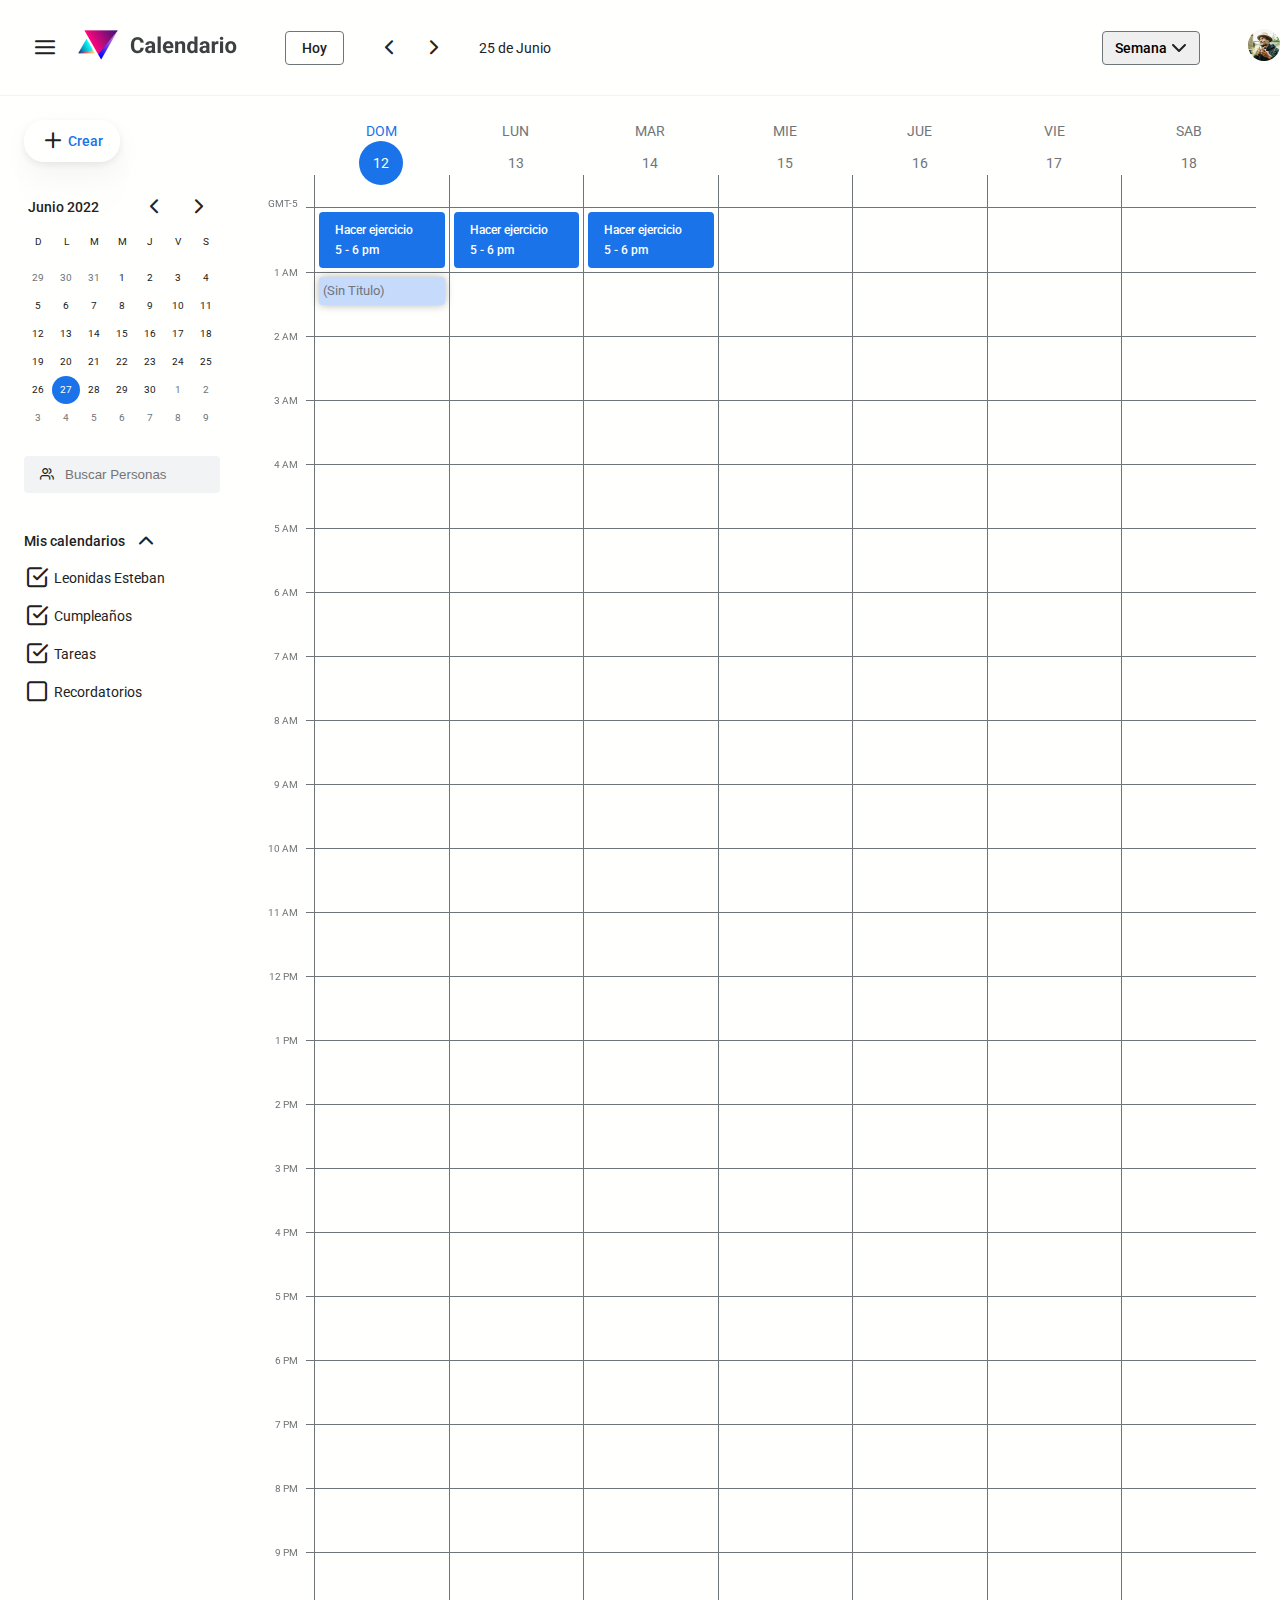
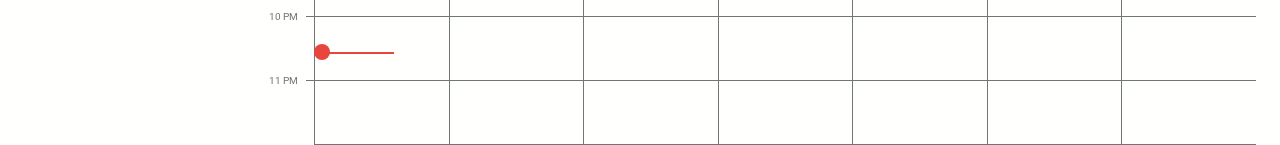
<file: index.html>
<!DOCTYPE html>
<html lang="es">
<head>
  <meta charset="UTF-8">
  <meta http-equiv="X-UA-Compatible" content="IE=edge">
  <meta name="viewport" content="width=device-width, initial-scale=1.0">
  <link rel="preconnect" href="https://fonts.googleapis.com">
  <link rel="preconnect" href="https://fonts.gstatic.com" crossorigin>
  <link href="https://fonts.googleapis.com/css2?family=Roboto:wght@400;500&display=swap" rel="stylesheet">
  <link rel="stylesheet" href="./css/index.css">
  <link rel="icon" href="./images/favicon-32x32.png">
  <title>Google Calendar</title>
</head>
<body>
  <div class="page">
    <header class="header">
      <div class="header-primary">
        <div class="header-logo">
          <button class="button is-compact" aria-label="Menu">
            <i class="icon-Iconhamburguer-button" aria-hidden="true"></i>
          </button>
          <a href="#" aria-current="page" aria-label="Calendar" tabindex="-1">
            <img src="./images/logo.png" alt="Logo de la app">
          </a>
        </div>
        <div class="calendarStatus">
          <button class="button is-secondary">Hoy</button>
          <span class="calendarStatus-navigation">
            <a href="#" class="button is-compact" aria-label="Semana anterior">
              <i class="icon-Iconchevron-left" aria-hidden="true"></i>
            </a>
            <a href="#" class="button is-compact" aria-label="Semana siguiente">
              <i class="icon-Iconchevron-right" aria-hidden="true"></i>
            </a>
          </span>
          <time class="calendarStatus-date" datetime="2022-06-25">25 de Junio</time>
        </div>
      </div>

      <div class="header-secondary">
        <select class="select" name="" id="">
          <option value="" selected>Semana</option>
          <option value="">Dia</option>
        </select>
        <a href="#user">
          <img src="./images/avatar.png" alt="Imagen de usuario">
        </a>
      </div>

    </header>
    <div class="sidebar">
      <button class="button is-rounded is-shadowed" aria-label="Crear evento o tarea">
        <i class="icon-Iconplus" aria-hidden="true"></i>
        <span>Crear</span>
      </button>

      <div class="miniCalendar" aria-label="Calendario de navegacion">
        <div class="miniCalendar-status">
          <time class="miniCalendar-date" datetime="2022-06">Junio 2022</time>
          <div class="miniCalendar-navigation">
            <a class="button is-compact" href="#prevMonth" aria-label="Mes anterior">
              <i class="icon-Iconchevron-left" aria-hidden="true"></i>
            </a>
            <a class="button is-compact" href="#nextMonth" aria-label="Siguiente mes">
              <i class="icon-Iconchevron-right" aria-hidden="true"></i>
            </a>
          </div>
        </div>
        <div class="miniCalendar-header">
          <span class="miniCalendar-weekday">D</span>
          <span class="miniCalendar-weekday">L</span>
          <span class="miniCalendar-weekday">M</span>
          <span class="miniCalendar-weekday">M</span>
          <span class="miniCalendar-weekday">J</span>
          <span class="miniCalendar-weekday">V</span>
          <span class="miniCalendar-weekday">S</span>
        </div>
        <div class="miniCalendar-month">
          <div class="miniCalendar-monthDay is-inactive">29</div>
          <div class="miniCalendar-monthDay is-inactive">30</div>
          <div class="miniCalendar-monthDay is-inactive">31</div>
          <div class="miniCalendar-monthDay">1</div>
          <div class="miniCalendar-monthDay">2</div>
          <div class="miniCalendar-monthDay">3</div>
          <div class="miniCalendar-monthDay">4</div>
          <div class="miniCalendar-monthDay">5</div>
          <div class="miniCalendar-monthDay">6</div>
          <div class="miniCalendar-monthDay">7</div>
          <div class="miniCalendar-monthDay">8</div>
          <div class="miniCalendar-monthDay">9</div>
          <div class="miniCalendar-monthDay">10</div>
          <div class="miniCalendar-monthDay">11</div>
          <div class="miniCalendar-monthDay">12</div>
          <div class="miniCalendar-monthDay">13</div>
          <div class="miniCalendar-monthDay">14</div>
          <div class="miniCalendar-monthDay">15</div>
          <div class="miniCalendar-monthDay">16</div>
          <div class="miniCalendar-monthDay">17</div>
          <div class="miniCalendar-monthDay">18</div>
          <div class="miniCalendar-monthDay">19</div>
          <div class="miniCalendar-monthDay">20</div>
          <div class="miniCalendar-monthDay">21</div>
          <div class="miniCalendar-monthDay">22</div>
          <div class="miniCalendar-monthDay">23</div>
          <div class="miniCalendar-monthDay">24</div>
          <div class="miniCalendar-monthDay">25</div>
          <div class="miniCalendar-monthDay">26</div>
          <div class="miniCalendar-monthDay is-selected">27</div>
          <div class="miniCalendar-monthDay">28</div>
          <div class="miniCalendar-monthDay">29</div>
          <div class="miniCalendar-monthDay">30</div>
          <div class="miniCalendar-monthDay is-inactive">1</div>
          <div class="miniCalendar-monthDay is-inactive">2</div>
          <div class="miniCalendar-monthDay is-inactive">3</div>
          <div class="miniCalendar-monthDay is-inactive">4</div>
          <div class="miniCalendar-monthDay is-inactive">5</div>
          <div class="miniCalendar-monthDay is-inactive">6</div>
          <div class="miniCalendar-monthDay is-inactive">7</div>
          <div class="miniCalendar-monthDay is-inactive">8</div>
          <div class="miniCalendar-monthDay is-inactive">9</div>
        </div>
      </div>

      <div class="findPeople">
        <i class="icon-Iconusers"></i>
        <input type="search" placeholder="Buscar Personas" aria-label="Buscar Personas">
      </div>

      <div class="myCalendarList">
        <div class="myCalendarList-primary">
          <h3>Mis calendarios</h3>
          <button class="button is-compact" aria-label="Cerrar lista de calendarios">
            <i class="icon-Iconchevron-up" aria-hidden="true"></i>
          </button>
        </div>

        <div class="myCalendarList-secondary">
          <div class="calendarItem">
            <button class="button is-compact" aria-label="Deseleccionar opcion">
              <i class="icon-Iconcheck-square" aria-hidden="true"></i>
            </button>
            <p>Leonidas Esteban</p>
          </div>

          <div class="calendarItem">
            <button class="button is-compact" aria-label="Deseleccionar opcion">
              <i class="icon-Iconcheck-square" aria-hidden="true"></i>
            </button>
            <p>Cumpleaños</p>
          </div>

          <div class="calendarItem">
            <button class="button is-compact" aria-label="Deseleccionar opcion">
              <i class="icon-Iconcheck-square" aria-hidden="true"></i>
            </button>
            <p>Tareas</p>
          </div>

          <div class="calendarItem">
            <button class="button is-compact" aria-label="Deseleccionar opcion">
              <i class="icon-Iconcheck" aria-hidden="true"></i>
            </button>
            <p>Recordatorios</p>
          </div>
        </div>
      </div>

    </div>

   
    <main class="calendar">
      <div class="currentTime"></div>
      <div class="calendar-week">
        <div class="timezoneCell">GMT-5</div>
        <h2 class="calendarDay is-selected">
          <a href="./calendar-secondary.html" aria-label="Domingo 6 de Junio">
            <time datetime="2022-06-06">
              <span>DOM</span> <br>
              <span>12</span>
            </time>
          </a>
        </h2>
        <h2 class="calendarDay">
          <a href="#" aria-label="Lunes 7 de Junio">
            <time datetime="2022-06-07">
              <span>LUN</span> <br>
              <span>13</span>
            </time>
          </a>
        </h2>
        <h2 class="calendarDay">
          <a href="#" aria-label="Martes 8 de Junio">
            <time datetime="2022-06-08">
              <span>MAR</span> <br>
              <span>14</span>
            </time>
          </a>
        </h2>
        <h2 class="calendarDay">
          <a href="#" aria-label="Miercoles 9 de Junio">
            <time datetime="2022-06-09">
              <span>MIE</span> <br>
              <span>15</span>
            </time>
          </a>
        </h2>
        <h2 class="calendarDay">
          <a href="#" aria-label="Jueves 10 de Junio">
            <time datetime="2022-06-10">
              <span>JUE</span> <br>
              <span>16</span>
            </time>
          </a>
        </h2>
        <h2 class="calendarDay">
          <a href="#" aria-label="Viernes 11 de Junio">
            <time datetime="2022-06-11">
              <span>VIE</span> <br>
              <span>17</span>
            </time>
          </a>
        </h2>
        <h2 class="calendarDay">
          <a href="#" aria-label="Sabado 12 de Junio">
            <time datetime="2022-06-12">
              <span>SAB</span> <br>
              <span>18</span>
            </time>
          </a>
        </h2>
        <span class="hourCell"></span>
        <div class="taskCell">
          <div tabindex="0" class="task" aria-label="de 17:00 a 18:00, hacer ejercicio">
            <p>Hacer ejercicio</p>
            <p>
              <time datetime="17:00">5</time> - <time datetime="18:00">6 pm</time>
            </p>
          </div>
        </div>

        <div class="taskCell">
          <div tabindex="0" class="task" aria-label="de 17:00 a 18:00, hacer ejercicio">
            <p>Hacer ejercicio</p>
            <p>
              <time datetime="17:00">5</time> - <time datetime="18:00">6 pm</time>
            </p>
          </div>
        </div>
        <div class="taskCell">
          <div tabindex="0" class="task" aria-label="de 17:00 a 18:00, hacer ejercicio">
            <p>Hacer ejercicio</p>
            <p>
              <time datetime="17:00">5</time> - <time datetime="18:00">6 pm</time>
            </p>
          </div>
        </div>
        <div class="taskCell"></div>
        <div class="taskCell"></div>
        <div class="taskCell"></div>
        <div class="taskCell"></div>

        <span class="hourCell">1 AM</span>
        <div class="taskCell is-active"></div>
        <div class="taskCell"></div>
        <div class="taskCell"></div>
        <div class="taskCell"></div>
        <div class="taskCell"></div>
        <div class="taskCell"></div>
        <div class="taskCell"></div>

        <span class="hourCell">2 AM</span>
        <div class="taskCell"></div>
        <div class="taskCell"></div>
        <div class="taskCell"></div>
        <div class="taskCell"></div>
        <div class="taskCell"></div>
        <div class="taskCell"></div>
        <div class="taskCell"></div>

        <span class="hourCell">3 AM</span>
        <div class="taskCell"></div>
        <div class="taskCell"></div>
        <div class="taskCell"></div>
        <div class="taskCell"></div>
        <div class="taskCell"></div>
        <div class="taskCell"></div>
        <div class="taskCell"></div>

        <span class="hourCell">4 AM</span>
        <div class="taskCell"></div>
        <div class="taskCell"></div>
        <div class="taskCell"></div>
        <div class="taskCell"></div>
        <div class="taskCell"></div>
        <div class="taskCell"></div>
        <div class="taskCell"></div>

        <span class="hourCell">5 AM</span>
        <div class="taskCell"></div>
        <div class="taskCell"></div>
        <div class="taskCell"></div>
        <div class="taskCell"></div>
        <div class="taskCell"></div>
        <div class="taskCell"></div>
        <div class="taskCell"></div>

        <span class="hourCell">6 AM</span>
        <div class="taskCell"></div>
        <div class="taskCell"></div>
        <div class="taskCell"></div>
        <div class="taskCell"></div>
        <div class="taskCell"></div>
        <div class="taskCell"></div>
        <div class="taskCell"></div>

        <span class="hourCell">7 AM</span>
        <div class="taskCell"></div>
        <div class="taskCell"></div>
        <div class="taskCell"></div>
        <div class="taskCell"></div>
        <div class="taskCell"></div>
        <div class="taskCell"></div>
        <div class="taskCell"></div>

        <span class="hourCell">8 AM</span>
        <div class="taskCell"></div>
        <div class="taskCell"></div>
        <div class="taskCell"></div>
        <div class="taskCell"></div>
        <div class="taskCell"></div>
        <div class="taskCell"></div>
        <div class="taskCell"></div>

        <span class="hourCell">9 AM</span>
        <div class="taskCell"></div>
        <div class="taskCell"></div>
        <div class="taskCell"></div>
        <div class="taskCell"></div>
        <div class="taskCell"></div>
        <div class="taskCell"></div>
        <div class="taskCell"></div>

        <span class="hourCell">10 AM</span>
        <div class="taskCell"></div>
        <div class="taskCell"></div>
        <div class="taskCell"></div>
        <div class="taskCell"></div>
        <div class="taskCell"></div>
        <div class="taskCell"></div>
        <div class="taskCell"></div>

        <span class="hourCell">11 AM</span>
        <div class="taskCell"></div>
        <div class="taskCell"></div>
        <div class="taskCell"></div>
        <div class="taskCell"></div>
        <div class="taskCell"></div>
        <div class="taskCell"></div>
        <div class="taskCell"></div>

        <span class="hourCell">12 PM</span>
        <div class="taskCell"></div>
        <div class="taskCell"></div>
        <div class="taskCell"></div>
        <div class="taskCell"></div>
        <div class="taskCell"></div>
        <div class="taskCell"></div>
        <div class="taskCell"></div>

        <span class="hourCell">1  PM</span>
        <div class="taskCell"></div>
        <div class="taskCell"></div>
        <div class="taskCell"></div>
        <div class="taskCell"></div>
        <div class="taskCell"></div>
        <div class="taskCell"></div>
        <div class="taskCell"></div>

        <span class="hourCell">2  PM</span>
        <div class="taskCell"></div>
        <div class="taskCell"></div>
        <div class="taskCell"></div>
        <div class="taskCell"></div>
        <div class="taskCell"></div>
        <div class="taskCell"></div>
        <div class="taskCell"></div>

        <span class="hourCell">3 PM</span>
        <div class="taskCell"></div>
        <div class="taskCell"></div>
        <div class="taskCell"></div>
        <div class="taskCell"></div>
        <div class="taskCell"></div>
        <div class="taskCell"></div>
        <div class="taskCell"></div>

        <span class="hourCell">4 PM</span>
        <div class="taskCell"></div>
        <div class="taskCell"></div>
        <div class="taskCell"></div>
        <div class="taskCell"></div>
        <div class="taskCell"></div>
        <div class="taskCell"></div>
        <div class="taskCell"></div>

        <span class="hourCell">5 PM</span>
        <div class="taskCell"></div>
        <div class="taskCell"></div>
        <div class="taskCell"></div>
        <div class="taskCell"></div>
        <div class="taskCell"></div>
        <div class="taskCell"></div>
        <div class="taskCell"></div>

        <span class="hourCell">6 PM</span>
        <div class="taskCell"></div>
        <div class="taskCell"></div>
        <div class="taskCell"></div>
        <div class="taskCell"></div>
        <div class="taskCell"></div>
        <div class="taskCell"></div>
        <div class="taskCell"></div>

        <span class="hourCell">7 PM</span>
        <div class="taskCell"></div>
        <div class="taskCell"></div>
        <div class="taskCell"></div>
        <div class="taskCell"></div>
        <div class="taskCell"></div>
        <div class="taskCell"></div>
        <div class="taskCell"></div>

        <span class="hourCell">8 PM</span>
        <div class="taskCell"></div>
        <div class="taskCell"></div>
        <div class="taskCell"></div>
        <div class="taskCell"></div>
        <div class="taskCell"></div>
        <div class="taskCell"></div>
        <div class="taskCell"></div>

        <span class="hourCell">9 PM</span>
        <div class="taskCell"></div>
        <div class="taskCell"></div>
        <div class="taskCell"></div>
        <div class="taskCell"></div>
        <div class="taskCell"></div>
        <div class="taskCell"></div>
        <div class="taskCell"></div>

        <span class="hourCell">10 PM</span>
        <div class="taskCell"></div>
        <div class="taskCell"></div>
        <div class="taskCell"></div>
        <div class="taskCell"></div>
        <div class="taskCell"></div>
        <div class="taskCell"></div>
        <div class="taskCell"></div>

        <span class="hourCell">11 PM</span>
        <div class="taskCell"></div>
        <div class="taskCell"></div>
        <div class="taskCell"></div>
        <div class="taskCell"></div>
        <div class="taskCell"></div>
        <div class="taskCell"></div>
        <div class="taskCell"></div>
        
      </div>
    </main>

    <dialog class="modal">
      <form class="createTask">
        <div class="input is-outstanding">
          <div class="input-body">
            <input required name="title" type="text" placeholder="Agregar un titulo">
          </div>
        </div>
        <div class="input">
          <i class="icon-Iconclock"></i>
          <div class="input-body">
            <input type="date" name="date" required>
            <input type="time" name="time-start" required>
            <input type="time" name="time-end" required>
          </div>
        </div>

   
        <div class="input">
          <i class="icon-Iconusers"></i>
          <div class="input-body">
            <input required list="guests" name="guests" type="text" placeholder="Agregar invitados">
            <datalist id="guests">
              <option value="Leonidas"></option>
              <option value="Carlos"></option>
              <option value="Miguel"></option>
              <option value="Sandra"></option>
              <option value="Cristopher"></option>
            </datalist>
          </div>
        </div> 
        <div class="input">
          <i class="icon-Icongps"></i>
          <div class="input-body">
            <input name="location" type="text" placeholder="Agregar ubicacion">
          </div>
        </div>

        <div class="input">
          <i class="icon-Icontext"></i>
          <div class="input-body">
            <input type="file" multiple>
          </div> 
        </div>
        <div class="input">
          <i class="icon-Icontext"></i>
          <div class="input-body">
            <textarea name="description" placeholder="Agregar descripcion" id="" cols="30" rows="5"></textarea>
          </div>
        </div>
      </form>

      <div class="modal-actions">
        <button class="button" id="close-modal">Cancelar</button>
        <button class="button is-primary">Guardar</button>
      </div>
    </dialog>
  </div>

  <script src="./js/app.js" type="module"></script>
</body>
</html>
</file>
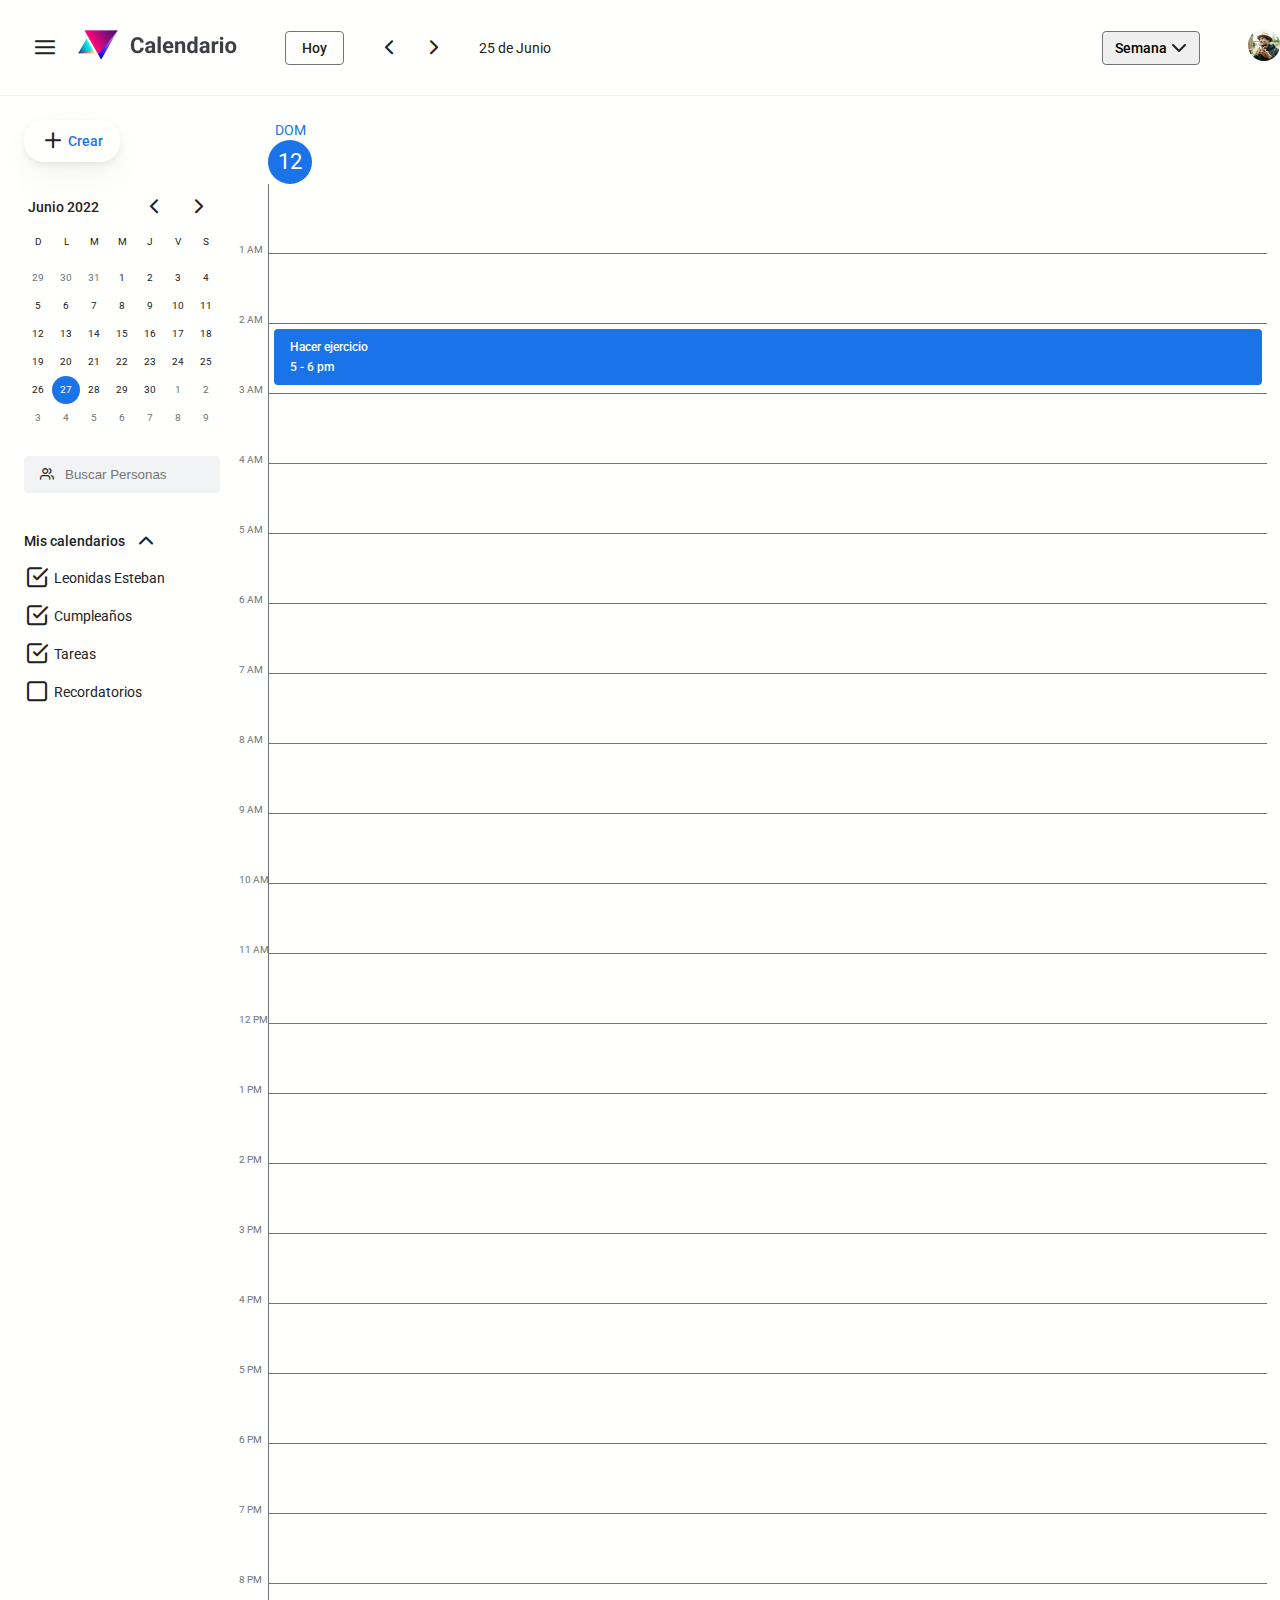
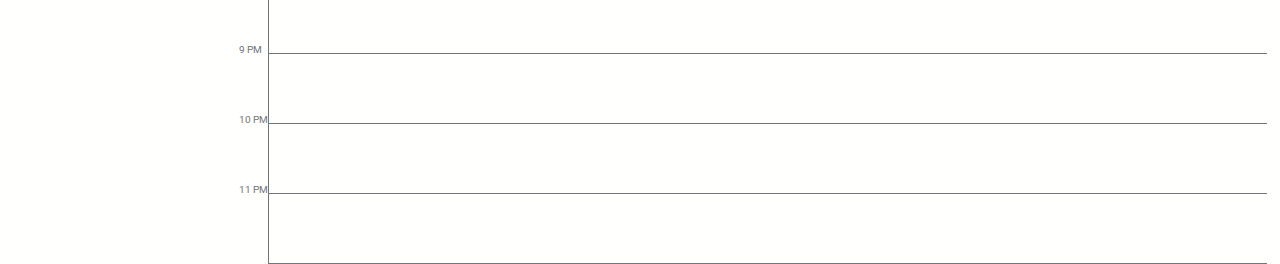
<file: calendar-secondary.html>
<!DOCTYPE html>
<html lang="es">
<head>
  <meta charset="UTF-8">
  <meta http-equiv="X-UA-Compatible" content="IE=edge">
  <meta name="viewport" content="width=device-width, initial-scale=1.0">
  <link rel="preconnect" href="https://fonts.googleapis.com">
  <link rel="preconnect" href="https://fonts.gstatic.com" crossorigin>
  <link href="https://fonts.googleapis.com/css2?family=Roboto:wght@400;500&display=swap" rel="stylesheet">
  <link rel="stylesheet" href="./css/index.css">
  <link rel="icon" href="./images/favicon-32x32.png">
  <title>Google Calendar</title>
</head>
<body>
  <div class="page">
    <header class="header">
      <div class="header-primary">
        <div class="header-logo">
          <button class="button is-compact" aria-label="Menu">
            <i class="icon-Iconhamburguer-button" aria-hidden="true"></i>
          </button>
          <a href="./index.html" aria-current="page" aria-label="Calendar" tabindex="-1">
            <img src="./images/logo.png" alt="Logo de la app">
          </a>
        </div>
        <div class="calendarStatus">
          <button class="button is-secondary">Hoy</button>
          <span class="calendarStatus-navigation">
            <a href="#" class="button is-compact" aria-label="Semana anterior">
              <i class="icon-Iconchevron-left" aria-hidden="true"></i>
            </a>
            <a href="#" class="button is-compact" aria-label="Semana siguiente">
              <i class="icon-Iconchevron-right" aria-hidden="true"></i>
            </a>
          </span>
          <time class="calendarStatus-date" datetime="2022-06-25">25 de Junio</time>
        </div>
      </div>

      <div class="header-secondary">
        <select class="select" name="" id="">
          <option value="" selected>Semana</option>
          <option value="">Dia</option>
        </select>
        <a href="#user">
          <img src="./images/avatar.png" alt="Imagen de usuario">
        </a>
      </div>

    </header>
    
    <div class="sidebar">
      <button class="button is-rounded is-shadowed" aria-label="Crear evento o tarea">
        <i class="icon-Iconplus" aria-hidden="true"></i>
        <span>Crear</span>
      </button>

      <div class="miniCalendar" aria-label="Calendario de navegacion">
        <div class="miniCalendar-status">
          <time class="miniCalendar-date" datetime="2022-06">Junio 2022</time>
          <div class="miniCalendar-navigation">
            <a class="button is-compact" href="#prevMonth" aria-label="Mes anterior">
              <i class="icon-Iconchevron-left" aria-hidden="true"></i>
            </a>
            <a class="button is-compact" href="#nextMonth" aria-label="Siguiente mes">
              <i class="icon-Iconchevron-right" aria-hidden="true"></i>
            </a>
          </div>
        </div>
        <div class="miniCalendar-header">
          <span class="miniCalendar-weekday">D</span>
          <span class="miniCalendar-weekday">L</span>
          <span class="miniCalendar-weekday">M</span>
          <span class="miniCalendar-weekday">M</span>
          <span class="miniCalendar-weekday">J</span>
          <span class="miniCalendar-weekday">V</span>
          <span class="miniCalendar-weekday">S</span>
        </div>
        <div class="miniCalendar-month">
          <div class="miniCalendar-monthDay is-inactive">29</div>
          <div class="miniCalendar-monthDay is-inactive">30</div>
          <div class="miniCalendar-monthDay is-inactive">31</div>
          <div class="miniCalendar-monthDay">1</div>
          <div class="miniCalendar-monthDay">2</div>
          <div class="miniCalendar-monthDay">3</div>
          <div class="miniCalendar-monthDay">4</div>
          <div class="miniCalendar-monthDay">5</div>
          <div class="miniCalendar-monthDay">6</div>
          <div class="miniCalendar-monthDay">7</div>
          <div class="miniCalendar-monthDay">8</div>
          <div class="miniCalendar-monthDay">9</div>
          <div class="miniCalendar-monthDay">10</div>
          <div class="miniCalendar-monthDay">11</div>
          <div class="miniCalendar-monthDay">12</div>
          <div class="miniCalendar-monthDay">13</div>
          <div class="miniCalendar-monthDay">14</div>
          <div class="miniCalendar-monthDay">15</div>
          <div class="miniCalendar-monthDay">16</div>
          <div class="miniCalendar-monthDay">17</div>
          <div class="miniCalendar-monthDay">18</div>
          <div class="miniCalendar-monthDay">19</div>
          <div class="miniCalendar-monthDay">20</div>
          <div class="miniCalendar-monthDay">21</div>
          <div class="miniCalendar-monthDay">22</div>
          <div class="miniCalendar-monthDay">23</div>
          <div class="miniCalendar-monthDay">24</div>
          <div class="miniCalendar-monthDay">25</div>
          <div class="miniCalendar-monthDay">26</div>
          <div class="miniCalendar-monthDay is-selected">27</div>
          <div class="miniCalendar-monthDay">28</div>
          <div class="miniCalendar-monthDay">29</div>
          <div class="miniCalendar-monthDay">30</div>
          <div class="miniCalendar-monthDay is-inactive">1</div>
          <div class="miniCalendar-monthDay is-inactive">2</div>
          <div class="miniCalendar-monthDay is-inactive">3</div>
          <div class="miniCalendar-monthDay is-inactive">4</div>
          <div class="miniCalendar-monthDay is-inactive">5</div>
          <div class="miniCalendar-monthDay is-inactive">6</div>
          <div class="miniCalendar-monthDay is-inactive">7</div>
          <div class="miniCalendar-monthDay is-inactive">8</div>
          <div class="miniCalendar-monthDay is-inactive">9</div>
        </div>
      </div>

      <div class="findPeople">
        <i class="icon-Iconusers"></i>
        <input type="search" placeholder="Buscar Personas" aria-label="Buscar Personas">
      </div>

      <div class="myCalendarList">
        <div class="myCalendarList-primary">
          <h3>Mis calendarios</h3>
          <button class="button is-compact" aria-label="Cerrar lista de calendarios">
            <i class="icon-Iconchevron-up" aria-hidden="true"></i>
          </button>
        </div>

        <div class="myCalendarList-secondary">
          <div class="calendarItem">
            <button class="button is-compact" aria-label="Deseleccionar opcion">
              <i class="icon-Iconcheck-square" aria-hidden="true"></i>
            </button>
            <p>Leonidas Esteban</p>
          </div>

          <div class="calendarItem">
            <button class="button is-compact" aria-label="Deseleccionar opcion">
              <i class="icon-Iconcheck-square" aria-hidden="true"></i>
            </button>
            <p>Cumpleaños</p>
          </div>

          <div class="calendarItem">
            <button class="button is-compact" aria-label="Deseleccionar opcion">
              <i class="icon-Iconcheck-square" aria-hidden="true"></i>
            </button>
            <p>Tareas</p>
          </div>

          <div class="calendarItem">
            <button class="button is-compact" aria-label="Deseleccionar opcion">
              <i class="icon-Iconcheck" aria-hidden="true"></i>
            </button>
            <p>Recordatorios</p>
          </div>
        </div>
      </div>

    </div>
   
    <main class="calendar">
        <div class="calendar-secondary">
            <div class="calendarDay-sec">
                <span>DOM</span>
                <span>12</span>
            </div>

            <div class="taskCell-sec">
                
                <span>1 AM</span>
            </div>
            <div class="taskCell-sec">
                <span>2 AM</span>
            </div>
            <div class="taskCell-sec">
                <div tabindex="0" class="task" aria-label="de 17:00 a 18:00, hacer ejercicio">
                    <p>Hacer ejercicio</p>
                    <p>
                      <time datetime="17:00">5</time> - <time datetime="18:00">6 pm</time>
                    </p>
                  </div>
                <span>3 AM</span>
            </div>
            <div class="taskCell-sec">
                <span>4 AM</span>
            </div>
            <div class="taskCell-sec">
                <span>5 AM</span>
            </div>
            <div class="taskCell-sec">
                <span>6 AM</span>
            </div>
            <div class="taskCell-sec">
                <span>7 AM</span>
            </div>
            <div class="taskCell-sec">
                <span>8 AM</span>
            </div>
            <div class="taskCell-sec">
                <span>9 AM</span>
            </div>
            <div class="taskCell-sec">
                <span>10 AM</span>
            </div>
            <div class="taskCell-sec">
                <span>11 AM</span>
            </div>
            <div class="taskCell-sec">
                <span>12 PM</span>
            </div>

                 <div class="taskCell-sec">
                <span>1 PM</span>
            </div>
            <div class="taskCell-sec">
                <span>2 PM</span>
            </div>
            <div class="taskCell-sec">
                <span>3 PM</span>
            </div>
            <div class="taskCell-sec">
                <span>4 PM</span>
            </div>
            <div class="taskCell-sec">
                <span>5 PM</span>
            </div>
            <div class="taskCell-sec">
                <span>6 PM</span>
            </div>
            <div class="taskCell-sec">
                <span>7 PM</span>
            </div>
            <div class="taskCell-sec">
                <span>8 PM</span>
            </div>
            <div class="taskCell-sec">
                <span>9 PM</span>
            </div>
            <div class="taskCell-sec">
                <span>10 PM</span>
            </div>
            <div class="taskCell-sec">
                <span>11 PM</span>
            </div>
            <div class="taskCell-sec">
            </div>
        </div>
    </main>

    <dialog class="modal">
      <form class="createTask">
        <div class="input is-outstanding">
          <div class="input-body">
            <input required name="title" type="text" placeholder="Agregar un titulo">
          </div>
        </div>
        <div class="input">
          <i class="icon-Iconclock"></i>
          <div class="input-body">
            <input type="date" name="date" required>
            <input type="time" name="time-start" required>
            <input type="time" name="time-end" required>
          </div>
        </div>

   
        <div class="input">
          <i class="icon-Iconusers"></i>
          <div class="input-body">
            <input required list="guests" name="guests" type="text" placeholder="Agregar invitados">
            <datalist id="guests">
              <option value="Leonidas"></option>
              <option value="Carlos"></option>
              <option value="Miguel"></option>
              <option value="Sandra"></option>
              <option value="Cristopher"></option>
            </datalist>
          </div>
        </div> 
        <div class="input">
          <i class="icon-Icongps"></i>
          <div class="input-body">
            <input name="location" type="text" placeholder="Agregar ubicacion">
          </div>
        </div>

        <div class="input">
          <i class="icon-Icontext"></i>
          <div class="input-body">
            <input type="file" multiple>
          </div> 
        </div>
        <div class="input">
          <i class="icon-Icontext"></i>
          <div class="input-body">
            <textarea name="description" placeholder="Agregar descripcion" id="" cols="30" rows="5"></textarea>
          </div>
        </div>
      </form>

      <div class="modal-actions">
        <button class="button" id="close-modal">Cancelar</button>
        <button class="button is-primary">Guardar</button>
      </div>
    </dialog>
  </div>

  <script src="./js/app.js" type="module"></script>
</body>
</html>
</file>
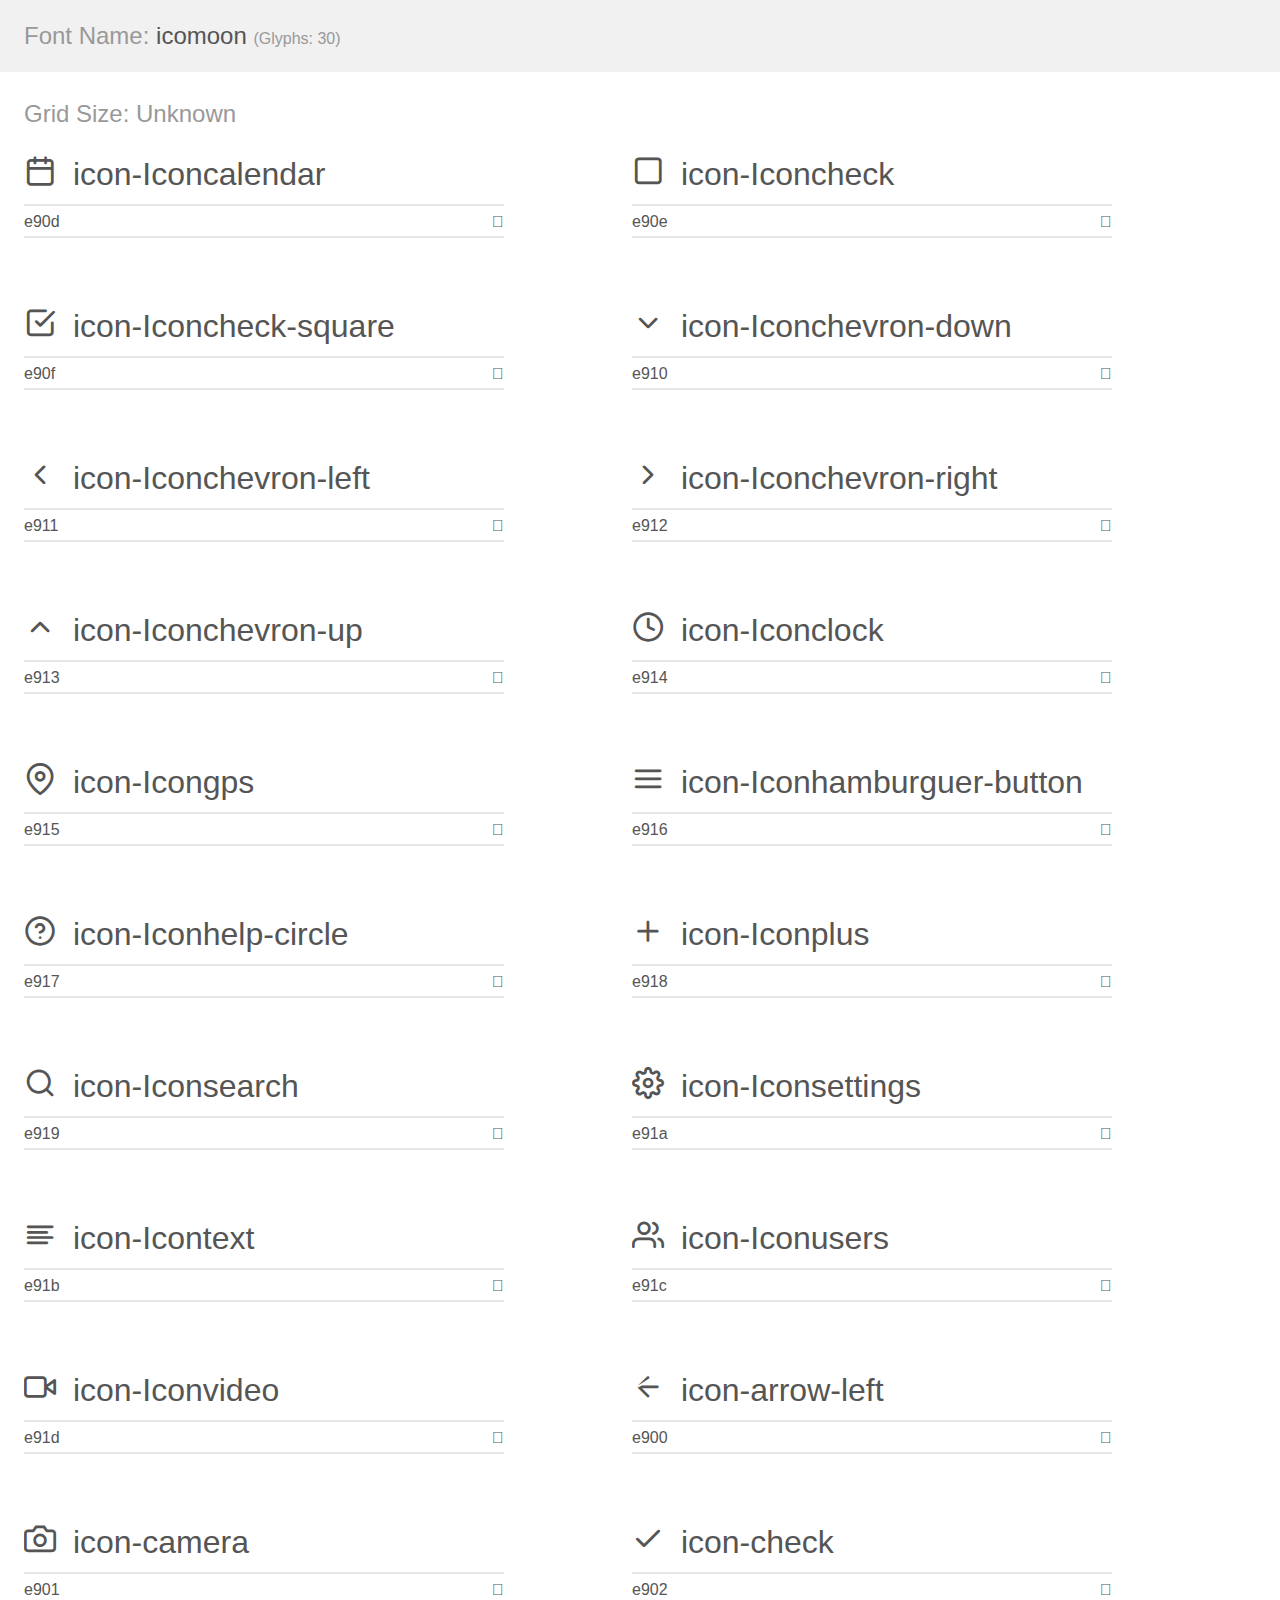
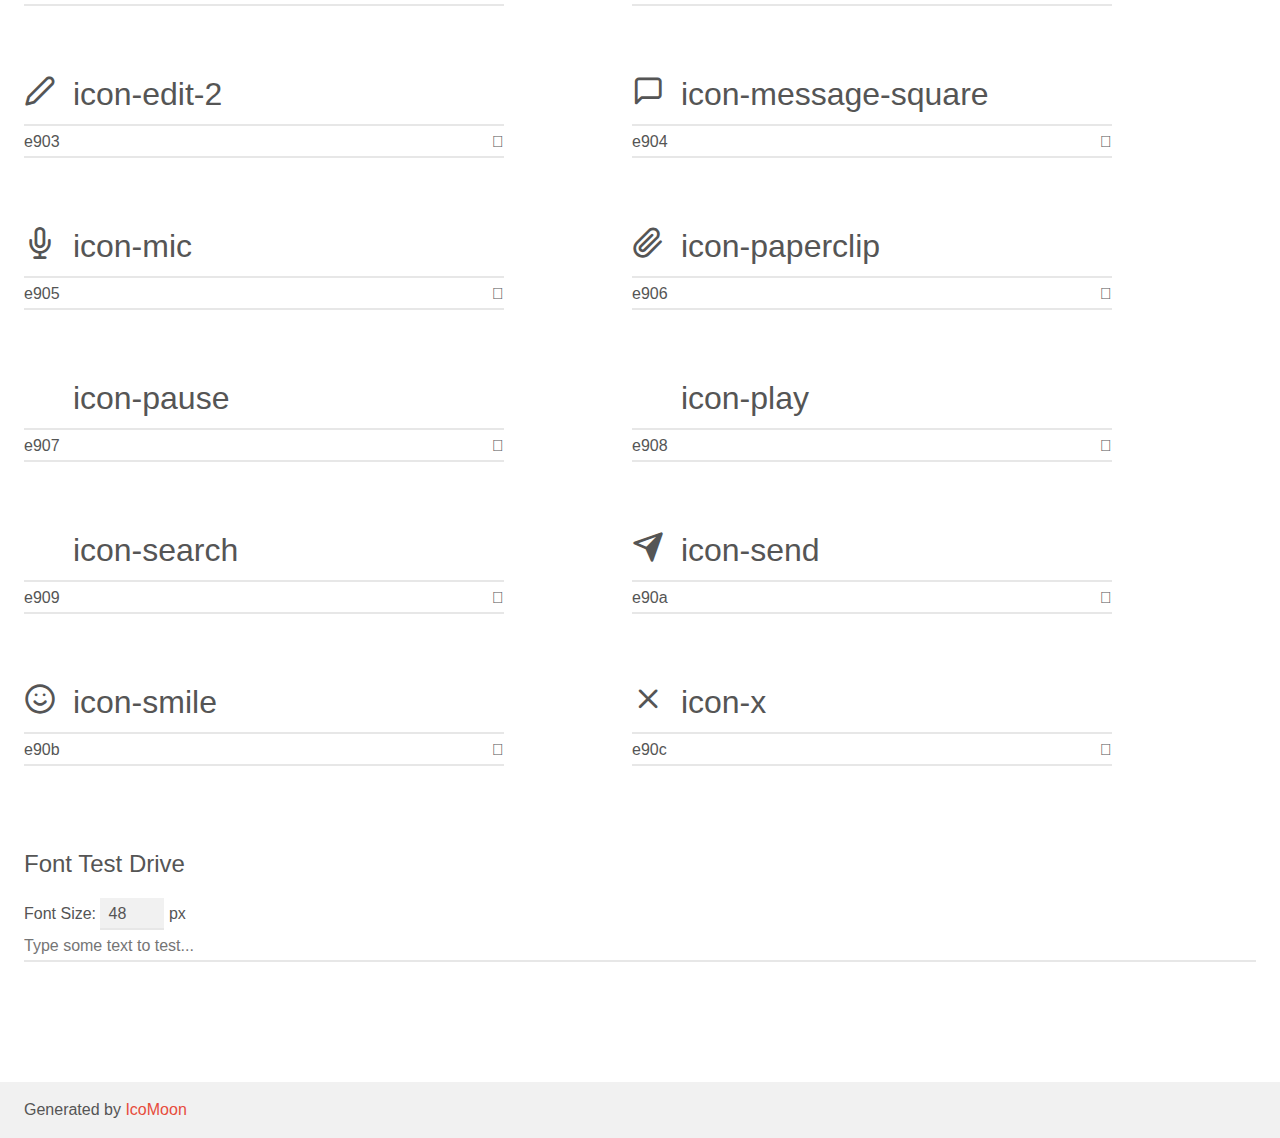
<file: icomoon-v1.0/demo.html>
<!doctype html>
<html>
<head>
    <meta charset="utf-8">
    <title>IcoMoon Demo</title>
    <meta name="description" content="An Icon Font Generated By IcoMoon.io">
    <meta name="viewport" content="width=device-width, initial-scale=1">
    <link rel="stylesheet" href="demo-files/demo.css">
    <link rel="stylesheet" href="style.css"></head>
<body>
    <div class="bgc1 clearfix">
        <h1 class="mhmm mvm"><span class="fgc1">Font Name:</span> icomoon <small class="fgc1">(Glyphs:&nbsp;30)</small></h1>
    </div>
    <div class="clearfix mhl ptl">
        <h1 class="mvm mtn fgc1">Grid Size: Unknown</h1>
        <div class="glyph fs1">
            <div class="clearfix bshadow0 pbs">
                <span class="icon-Iconcalendar"></span>
                <span class="mls"> icon-Iconcalendar</span>
            </div>
            <fieldset class="fs0 size1of1 clearfix hidden-false">
                <input type="text" readonly value="e90d" class="unit size1of2" />
                <input type="text" maxlength="1" readonly value="&#xe90d;" class="unitRight size1of2 talign-right" />
            </fieldset>
            <div class="fs0 bshadow0 clearfix hidden-true">
                <span class="unit pvs fgc1">liga: </span>
                <input type="text" readonly value="" class="liga unitRight" />
            </div>
        </div>
        <div class="glyph fs1">
            <div class="clearfix bshadow0 pbs">
                <span class="icon-Iconcheck"></span>
                <span class="mls"> icon-Iconcheck</span>
            </div>
            <fieldset class="fs0 size1of1 clearfix hidden-false">
                <input type="text" readonly value="e90e" class="unit size1of2" />
                <input type="text" maxlength="1" readonly value="&#xe90e;" class="unitRight size1of2 talign-right" />
            </fieldset>
            <div class="fs0 bshadow0 clearfix hidden-true">
                <span class="unit pvs fgc1">liga: </span>
                <input type="text" readonly value="" class="liga unitRight" />
            </div>
        </div>
        <div class="glyph fs1">
            <div class="clearfix bshadow0 pbs">
                <span class="icon-Iconcheck-square"></span>
                <span class="mls"> icon-Iconcheck-square</span>
            </div>
            <fieldset class="fs0 size1of1 clearfix hidden-false">
                <input type="text" readonly value="e90f" class="unit size1of2" />
                <input type="text" maxlength="1" readonly value="&#xe90f;" class="unitRight size1of2 talign-right" />
            </fieldset>
            <div class="fs0 bshadow0 clearfix hidden-true">
                <span class="unit pvs fgc1">liga: </span>
                <input type="text" readonly value="" class="liga unitRight" />
            </div>
        </div>
        <div class="glyph fs1">
            <div class="clearfix bshadow0 pbs">
                <span class="icon-Iconchevron-down"></span>
                <span class="mls"> icon-Iconchevron-down</span>
            </div>
            <fieldset class="fs0 size1of1 clearfix hidden-false">
                <input type="text" readonly value="e910" class="unit size1of2" />
                <input type="text" maxlength="1" readonly value="&#xe910;" class="unitRight size1of2 talign-right" />
            </fieldset>
            <div class="fs0 bshadow0 clearfix hidden-true">
                <span class="unit pvs fgc1">liga: </span>
                <input type="text" readonly value="" class="liga unitRight" />
            </div>
        </div>
        <div class="glyph fs1">
            <div class="clearfix bshadow0 pbs">
                <span class="icon-Iconchevron-left"></span>
                <span class="mls"> icon-Iconchevron-left</span>
            </div>
            <fieldset class="fs0 size1of1 clearfix hidden-false">
                <input type="text" readonly value="e911" class="unit size1of2" />
                <input type="text" maxlength="1" readonly value="&#xe911;" class="unitRight size1of2 talign-right" />
            </fieldset>
            <div class="fs0 bshadow0 clearfix hidden-true">
                <span class="unit pvs fgc1">liga: </span>
                <input type="text" readonly value="" class="liga unitRight" />
            </div>
        </div>
        <div class="glyph fs1">
            <div class="clearfix bshadow0 pbs">
                <span class="icon-Iconchevron-right"></span>
                <span class="mls"> icon-Iconchevron-right</span>
            </div>
            <fieldset class="fs0 size1of1 clearfix hidden-false">
                <input type="text" readonly value="e912" class="unit size1of2" />
                <input type="text" maxlength="1" readonly value="&#xe912;" class="unitRight size1of2 talign-right" />
            </fieldset>
            <div class="fs0 bshadow0 clearfix hidden-true">
                <span class="unit pvs fgc1">liga: </span>
                <input type="text" readonly value="" class="liga unitRight" />
            </div>
        </div>
        <div class="glyph fs1">
            <div class="clearfix bshadow0 pbs">
                <span class="icon-Iconchevron-up"></span>
                <span class="mls"> icon-Iconchevron-up</span>
            </div>
            <fieldset class="fs0 size1of1 clearfix hidden-false">
                <input type="text" readonly value="e913" class="unit size1of2" />
                <input type="text" maxlength="1" readonly value="&#xe913;" class="unitRight size1of2 talign-right" />
            </fieldset>
            <div class="fs0 bshadow0 clearfix hidden-true">
                <span class="unit pvs fgc1">liga: </span>
                <input type="text" readonly value="" class="liga unitRight" />
            </div>
        </div>
        <div class="glyph fs1">
            <div class="clearfix bshadow0 pbs">
                <span class="icon-Iconclock"></span>
                <span class="mls"> icon-Iconclock</span>
            </div>
            <fieldset class="fs0 size1of1 clearfix hidden-false">
                <input type="text" readonly value="e914" class="unit size1of2" />
                <input type="text" maxlength="1" readonly value="&#xe914;" class="unitRight size1of2 talign-right" />
            </fieldset>
            <div class="fs0 bshadow0 clearfix hidden-true">
                <span class="unit pvs fgc1">liga: </span>
                <input type="text" readonly value="" class="liga unitRight" />
            </div>
        </div>
        <div class="glyph fs1">
            <div class="clearfix bshadow0 pbs">
                <span class="icon-Icongps"></span>
                <span class="mls"> icon-Icongps</span>
            </div>
            <fieldset class="fs0 size1of1 clearfix hidden-false">
                <input type="text" readonly value="e915" class="unit size1of2" />
                <input type="text" maxlength="1" readonly value="&#xe915;" class="unitRight size1of2 talign-right" />
            </fieldset>
            <div class="fs0 bshadow0 clearfix hidden-true">
                <span class="unit pvs fgc1">liga: </span>
                <input type="text" readonly value="" class="liga unitRight" />
            </div>
        </div>
        <div class="glyph fs1">
            <div class="clearfix bshadow0 pbs">
                <span class="icon-Iconhamburguer-button"></span>
                <span class="mls"> icon-Iconhamburguer-button</span>
            </div>
            <fieldset class="fs0 size1of1 clearfix hidden-false">
                <input type="text" readonly value="e916" class="unit size1of2" />
                <input type="text" maxlength="1" readonly value="&#xe916;" class="unitRight size1of2 talign-right" />
            </fieldset>
            <div class="fs0 bshadow0 clearfix hidden-true">
                <span class="unit pvs fgc1">liga: </span>
                <input type="text" readonly value="" class="liga unitRight" />
            </div>
        </div>
        <div class="glyph fs1">
            <div class="clearfix bshadow0 pbs">
                <span class="icon-Iconhelp-circle"></span>
                <span class="mls"> icon-Iconhelp-circle</span>
            </div>
            <fieldset class="fs0 size1of1 clearfix hidden-false">
                <input type="text" readonly value="e917" class="unit size1of2" />
                <input type="text" maxlength="1" readonly value="&#xe917;" class="unitRight size1of2 talign-right" />
            </fieldset>
            <div class="fs0 bshadow0 clearfix hidden-true">
                <span class="unit pvs fgc1">liga: </span>
                <input type="text" readonly value="" class="liga unitRight" />
            </div>
        </div>
        <div class="glyph fs1">
            <div class="clearfix bshadow0 pbs">
                <span class="icon-Iconplus"></span>
                <span class="mls"> icon-Iconplus</span>
            </div>
            <fieldset class="fs0 size1of1 clearfix hidden-false">
                <input type="text" readonly value="e918" class="unit size1of2" />
                <input type="text" maxlength="1" readonly value="&#xe918;" class="unitRight size1of2 talign-right" />
            </fieldset>
            <div class="fs0 bshadow0 clearfix hidden-true">
                <span class="unit pvs fgc1">liga: </span>
                <input type="text" readonly value="" class="liga unitRight" />
            </div>
        </div>
        <div class="glyph fs1">
            <div class="clearfix bshadow0 pbs">
                <span class="icon-Iconsearch"></span>
                <span class="mls"> icon-Iconsearch</span>
            </div>
            <fieldset class="fs0 size1of1 clearfix hidden-false">
                <input type="text" readonly value="e919" class="unit size1of2" />
                <input type="text" maxlength="1" readonly value="&#xe919;" class="unitRight size1of2 talign-right" />
            </fieldset>
            <div class="fs0 bshadow0 clearfix hidden-true">
                <span class="unit pvs fgc1">liga: </span>
                <input type="text" readonly value="" class="liga unitRight" />
            </div>
        </div>
        <div class="glyph fs1">
            <div class="clearfix bshadow0 pbs">
                <span class="icon-Iconsettings"></span>
                <span class="mls"> icon-Iconsettings</span>
            </div>
            <fieldset class="fs0 size1of1 clearfix hidden-false">
                <input type="text" readonly value="e91a" class="unit size1of2" />
                <input type="text" maxlength="1" readonly value="&#xe91a;" class="unitRight size1of2 talign-right" />
            </fieldset>
            <div class="fs0 bshadow0 clearfix hidden-true">
                <span class="unit pvs fgc1">liga: </span>
                <input type="text" readonly value="" class="liga unitRight" />
            </div>
        </div>
        <div class="glyph fs1">
            <div class="clearfix bshadow0 pbs">
                <span class="icon-Icontext"></span>
                <span class="mls"> icon-Icontext</span>
            </div>
            <fieldset class="fs0 size1of1 clearfix hidden-false">
                <input type="text" readonly value="e91b" class="unit size1of2" />
                <input type="text" maxlength="1" readonly value="&#xe91b;" class="unitRight size1of2 talign-right" />
            </fieldset>
            <div class="fs0 bshadow0 clearfix hidden-true">
                <span class="unit pvs fgc1">liga: </span>
                <input type="text" readonly value="" class="liga unitRight" />
            </div>
        </div>
        <div class="glyph fs1">
            <div class="clearfix bshadow0 pbs">
                <span class="icon-Iconusers"></span>
                <span class="mls"> icon-Iconusers</span>
            </div>
            <fieldset class="fs0 size1of1 clearfix hidden-false">
                <input type="text" readonly value="e91c" class="unit size1of2" />
                <input type="text" maxlength="1" readonly value="&#xe91c;" class="unitRight size1of2 talign-right" />
            </fieldset>
            <div class="fs0 bshadow0 clearfix hidden-true">
                <span class="unit pvs fgc1">liga: </span>
                <input type="text" readonly value="" class="liga unitRight" />
            </div>
        </div>
        <div class="glyph fs1">
            <div class="clearfix bshadow0 pbs">
                <span class="icon-Iconvideo"></span>
                <span class="mls"> icon-Iconvideo</span>
            </div>
            <fieldset class="fs0 size1of1 clearfix hidden-false">
                <input type="text" readonly value="e91d" class="unit size1of2" />
                <input type="text" maxlength="1" readonly value="&#xe91d;" class="unitRight size1of2 talign-right" />
            </fieldset>
            <div class="fs0 bshadow0 clearfix hidden-true">
                <span class="unit pvs fgc1">liga: </span>
                <input type="text" readonly value="" class="liga unitRight" />
            </div>
        </div>
        <div class="glyph fs1">
            <div class="clearfix bshadow0 pbs">
                <span class="icon-arrow-left"></span>
                <span class="mls"> icon-arrow-left</span>
            </div>
            <fieldset class="fs0 size1of1 clearfix hidden-false">
                <input type="text" readonly value="e900" class="unit size1of2" />
                <input type="text" maxlength="1" readonly value="&#xe900;" class="unitRight size1of2 talign-right" />
            </fieldset>
            <div class="fs0 bshadow0 clearfix hidden-true">
                <span class="unit pvs fgc1">liga: </span>
                <input type="text" readonly value="" class="liga unitRight" />
            </div>
        </div>
        <div class="glyph fs1">
            <div class="clearfix bshadow0 pbs">
                <span class="icon-camera"></span>
                <span class="mls"> icon-camera</span>
            </div>
            <fieldset class="fs0 size1of1 clearfix hidden-false">
                <input type="text" readonly value="e901" class="unit size1of2" />
                <input type="text" maxlength="1" readonly value="&#xe901;" class="unitRight size1of2 talign-right" />
            </fieldset>
            <div class="fs0 bshadow0 clearfix hidden-true">
                <span class="unit pvs fgc1">liga: </span>
                <input type="text" readonly value="" class="liga unitRight" />
            </div>
        </div>
        <div class="glyph fs1">
            <div class="clearfix bshadow0 pbs">
                <span class="icon-check"></span>
                <span class="mls"> icon-check</span>
            </div>
            <fieldset class="fs0 size1of1 clearfix hidden-false">
                <input type="text" readonly value="e902" class="unit size1of2" />
                <input type="text" maxlength="1" readonly value="&#xe902;" class="unitRight size1of2 talign-right" />
            </fieldset>
            <div class="fs0 bshadow0 clearfix hidden-true">
                <span class="unit pvs fgc1">liga: </span>
                <input type="text" readonly value="" class="liga unitRight" />
            </div>
        </div>
        <div class="glyph fs1">
            <div class="clearfix bshadow0 pbs">
                <span class="icon-edit-2"></span>
                <span class="mls"> icon-edit-2</span>
            </div>
            <fieldset class="fs0 size1of1 clearfix hidden-false">
                <input type="text" readonly value="e903" class="unit size1of2" />
                <input type="text" maxlength="1" readonly value="&#xe903;" class="unitRight size1of2 talign-right" />
            </fieldset>
            <div class="fs0 bshadow0 clearfix hidden-true">
                <span class="unit pvs fgc1">liga: </span>
                <input type="text" readonly value="" class="liga unitRight" />
            </div>
        </div>
        <div class="glyph fs1">
            <div class="clearfix bshadow0 pbs">
                <span class="icon-message-square"></span>
                <span class="mls"> icon-message-square</span>
            </div>
            <fieldset class="fs0 size1of1 clearfix hidden-false">
                <input type="text" readonly value="e904" class="unit size1of2" />
                <input type="text" maxlength="1" readonly value="&#xe904;" class="unitRight size1of2 talign-right" />
            </fieldset>
            <div class="fs0 bshadow0 clearfix hidden-true">
                <span class="unit pvs fgc1">liga: </span>
                <input type="text" readonly value="" class="liga unitRight" />
            </div>
        </div>
        <div class="glyph fs1">
            <div class="clearfix bshadow0 pbs">
                <span class="icon-mic"></span>
                <span class="mls"> icon-mic</span>
            </div>
            <fieldset class="fs0 size1of1 clearfix hidden-false">
                <input type="text" readonly value="e905" class="unit size1of2" />
                <input type="text" maxlength="1" readonly value="&#xe905;" class="unitRight size1of2 talign-right" />
            </fieldset>
            <div class="fs0 bshadow0 clearfix hidden-true">
                <span class="unit pvs fgc1">liga: </span>
                <input type="text" readonly value="" class="liga unitRight" />
            </div>
        </div>
        <div class="glyph fs1">
            <div class="clearfix bshadow0 pbs">
                <span class="icon-paperclip"></span>
                <span class="mls"> icon-paperclip</span>
            </div>
            <fieldset class="fs0 size1of1 clearfix hidden-false">
                <input type="text" readonly value="e906" class="unit size1of2" />
                <input type="text" maxlength="1" readonly value="&#xe906;" class="unitRight size1of2 talign-right" />
            </fieldset>
            <div class="fs0 bshadow0 clearfix hidden-true">
                <span class="unit pvs fgc1">liga: </span>
                <input type="text" readonly value="" class="liga unitRight" />
            </div>
        </div>
        <div class="glyph fs1">
            <div class="clearfix bshadow0 pbs">
                <span class="icon-pause"></span>
                <span class="mls"> icon-pause</span>
            </div>
            <fieldset class="fs0 size1of1 clearfix hidden-false">
                <input type="text" readonly value="e907" class="unit size1of2" />
                <input type="text" maxlength="1" readonly value="&#xe907;" class="unitRight size1of2 talign-right" />
            </fieldset>
            <div class="fs0 bshadow0 clearfix hidden-true">
                <span class="unit pvs fgc1">liga: </span>
                <input type="text" readonly value="" class="liga unitRight" />
            </div>
        </div>
        <div class="glyph fs1">
            <div class="clearfix bshadow0 pbs">
                <span class="icon-play"></span>
                <span class="mls"> icon-play</span>
            </div>
            <fieldset class="fs0 size1of1 clearfix hidden-false">
                <input type="text" readonly value="e908" class="unit size1of2" />
                <input type="text" maxlength="1" readonly value="&#xe908;" class="unitRight size1of2 talign-right" />
            </fieldset>
            <div class="fs0 bshadow0 clearfix hidden-true">
                <span class="unit pvs fgc1">liga: </span>
                <input type="text" readonly value="" class="liga unitRight" />
            </div>
        </div>
        <div class="glyph fs1">
            <div class="clearfix bshadow0 pbs">
                <span class="icon-search"></span>
                <span class="mls"> icon-search</span>
            </div>
            <fieldset class="fs0 size1of1 clearfix hidden-false">
                <input type="text" readonly value="e909" class="unit size1of2" />
                <input type="text" maxlength="1" readonly value="&#xe909;" class="unitRight size1of2 talign-right" />
            </fieldset>
            <div class="fs0 bshadow0 clearfix hidden-true">
                <span class="unit pvs fgc1">liga: </span>
                <input type="text" readonly value="" class="liga unitRight" />
            </div>
        </div>
        <div class="glyph fs1">
            <div class="clearfix bshadow0 pbs">
                <span class="icon-send"></span>
                <span class="mls"> icon-send</span>
            </div>
            <fieldset class="fs0 size1of1 clearfix hidden-false">
                <input type="text" readonly value="e90a" class="unit size1of2" />
                <input type="text" maxlength="1" readonly value="&#xe90a;" class="unitRight size1of2 talign-right" />
            </fieldset>
            <div class="fs0 bshadow0 clearfix hidden-true">
                <span class="unit pvs fgc1">liga: </span>
                <input type="text" readonly value="" class="liga unitRight" />
            </div>
        </div>
        <div class="glyph fs1">
            <div class="clearfix bshadow0 pbs">
                <span class="icon-smile"></span>
                <span class="mls"> icon-smile</span>
            </div>
            <fieldset class="fs0 size1of1 clearfix hidden-false">
                <input type="text" readonly value="e90b" class="unit size1of2" />
                <input type="text" maxlength="1" readonly value="&#xe90b;" class="unitRight size1of2 talign-right" />
            </fieldset>
            <div class="fs0 bshadow0 clearfix hidden-true">
                <span class="unit pvs fgc1">liga: </span>
                <input type="text" readonly value="" class="liga unitRight" />
            </div>
        </div>
        <div class="glyph fs1">
            <div class="clearfix bshadow0 pbs">
                <span class="icon-x"></span>
                <span class="mls"> icon-x</span>
            </div>
            <fieldset class="fs0 size1of1 clearfix hidden-false">
                <input type="text" readonly value="e90c" class="unit size1of2" />
                <input type="text" maxlength="1" readonly value="&#xe90c;" class="unitRight size1of2 talign-right" />
            </fieldset>
            <div class="fs0 bshadow0 clearfix hidden-true">
                <span class="unit pvs fgc1">liga: </span>
                <input type="text" readonly value="" class="liga unitRight" />
            </div>
        </div>
    </div>

    <!--[if gt IE 8]><!-->
    <div class="mhl clearfix mbl">
        <h1>Font Test Drive</h1>
        <label>
            Font Size: <input id="fontSize" type="number" class="textbox0 mbm"
            min="8" value="48" />
            px
        </label>
        <input id="testText" type="text" class="phl size1of1 mvl"
        placeholder="Type some text to test..." value=""/>
        <div id="testDrive" class="icon-" style="font-family: icomoon">&nbsp;
        </div>
    </div>
    <!--<![endif]-->
    <div class="bgc1 clearfix">
        <p class="mhl">Generated by <a href="https://icomoon.io/app">IcoMoon</a></p>
    </div>

    <script src="demo-files/demo.js"></script>
</body>
</html>
</file>
<file: css/index.css>
@import './global.css';
@import '../fonts/icon.css';
@import './page.css';
@import './calendar.css';
@import './button.css';
@import './select.css';
@import './calendar-status.css';
@import './header.css';
@import './mini-calendar.css'; 
@import './find-people.css'; 
@import './myCalendarList.css'; 
@import './sidebar.css'; 
@import './modal.css'; 
@import './input.css'; 
@import './createTask.css'; 
@import './calendar-secondary.css';
</file>
<file: icomoon-v1.0/demo-files/demo.css>
body {
  padding: 0;
  margin: 0;
  font-family: sans-serif;
  font-size: 1em;
  line-height: 1.5;
  color: #555;
  background: #fff;
}
h1 {
  font-size: 1.5em;
  font-weight: normal;
}
small {
  font-size: .66666667em;
}
a {
  color: #e74c3c;
  text-decoration: none;
}
a:hover, a:focus {
  box-shadow: 0 1px #e74c3c;
}
.bshadow0, input {
  box-shadow: inset 0 -2px #e7e7e7;
}
input:hover {
  box-shadow: inset 0 -2px #ccc;
}
input, fieldset {
  font-family: sans-serif;
  font-size: 1em;
  margin: 0;
  padding: 0;
  border: 0;
}
input {
  color: inherit;
  line-height: 1.5;
  height: 1.5em;
  padding: .25em 0;
}
input:focus {
  outline: none;
  box-shadow: inset 0 -2px #449fdb;
}
.glyph {
  font-size: 16px;
  width: 15em;
  padding-bottom: 1em;
  margin-right: 4em;
  margin-bottom: 1em;
  float: left;
  overflow: hidden;
}
.liga {
  width: 80%;
  width: calc(100% - 2.5em);
}
.talign-right {
  text-align: right;
}
.talign-center {
  text-align: center;
}
.bgc1 {
  background: #f1f1f1;
}
.fgc1 {
  color: #999;
}
.fgc0 {
  color: #000;
}
p {
  margin-top: 1em;
  margin-bottom: 1em;
}
.mvm {
  margin-top: .75em;
  margin-bottom: .75em;
}
.mtn {
  margin-top: 0;
}
.mtl, .mal {
  margin-top: 1.5em;
}
.mbl, .mal {
  margin-bottom: 1.5em;
}
.mal, .mhl {
  margin-left: 1.5em;
  margin-right: 1.5em;
}
.mhmm {
  margin-left: 1em;
  margin-right: 1em;
}
.mls {
  margin-left: .25em;
}
.ptl {
  padding-top: 1.5em;
}
.pbs, .pvs {
  padding-bottom: .25em;
}
.pvs, .pts {
  padding-top: .25em;
}
.unit {
  float: left;
}
.unitRight {
  float: right;
}
.size1of2 {
  width: 50%;
}
.size1of1 {
  width: 100%;
}
.clearfix:before, .clearfix:after {
  content: " ";
  display: table;
}
.clearfix:after {
  clear: both;
}
.hidden-true {
  display: none;
}
.textbox0 {
  width: 3em;
  background: #f1f1f1;
  padding: .25em .5em;
  line-height: 1.5;
  height: 1.5em;
}
#testDrive {
  display: block;
  padding-top: 24px;
  line-height: 1.5;
}
.fs0 {
  font-size: 16px;
}
.fs1 {
  font-size: 32px;
}
</file>
<file: icomoon-v1.0/style.css>
@font-face {
  font-family: 'icomoon';
  src:  url('fonts/icomoon.eot?5307qm');
  src:  url('fonts/icomoon.eot?5307qm#iefix') format('embedded-opentype'),
    url('fonts/icomoon.ttf?5307qm') format('truetype'),
    url('fonts/icomoon.woff?5307qm') format('woff'),
    url('fonts/icomoon.svg?5307qm#icomoon') format('svg');
  font-weight: normal;
  font-style: normal;
  font-display: block;
}

[class^="icon-"], [class*=" icon-"] {
  /* use !important to prevent issues with browser extensions that change fonts */
  font-family: 'icomoon' !important;
  speak: never;
  font-style: normal;
  font-weight: normal;
  font-variant: normal;
  text-transform: none;
  line-height: 1;

  /* Better Font Rendering =========== */
  -webkit-font-smoothing: antialiased;
  -moz-osx-font-smoothing: grayscale;
}

.icon-Iconcalendar:before {
  content: "\e90d";
}
.icon-Iconcheck:before {
  content: "\e90e";
}
.icon-Iconcheck-square:before {
  content: "\e90f";
}
.icon-Iconchevron-down:before {
  content: "\e910";
}
.icon-Iconchevron-left:before {
  content: "\e911";
}
.icon-Iconchevron-right:before {
  content: "\e912";
}
.icon-Iconchevron-up:before {
  content: "\e913";
}
.icon-Iconclock:before {
  content: "\e914";
}
.icon-Icongps:before {
  content: "\e915";
}
.icon-Iconhamburguer-button:before {
  content: "\e916";
}
.icon-Iconhelp-circle:before {
  content: "\e917";
}
.icon-Iconplus:before {
  content: "\e918";
}
.icon-Iconsearch:before {
  content: "\e919";
}
.icon-Iconsettings:before {
  content: "\e91a";
}
.icon-Icontext:before {
  content: "\e91b";
}
.icon-Iconusers:before {
  content: "\e91c";
}
.icon-Iconvideo:before {
  content: "\e91d";
}
.icon-arrow-left:before {
  content: "\e900";
}
.icon-camera:before {
  content: "\e901";
}
.icon-check:before {
  content: "\e902";
}
.icon-edit-2:before {
  content: "\e903";
}
.icon-message-square:before {
  content: "\e904";
}
.icon-mic:before {
  content: "\e905";
}
.icon-paperclip:before {
  content: "\e906";
}
.icon-pause:before {
  content: "\e907";
}
.icon-play:before {
  content: "\e908";
}
.icon-search:before {
  content: "\e909";
}
.icon-send:before {
  content: "\e90a";
}
.icon-smile:before {
  content: "\e90b";
}
.icon-x:before {
  content: "\e90c";
}
</file>
